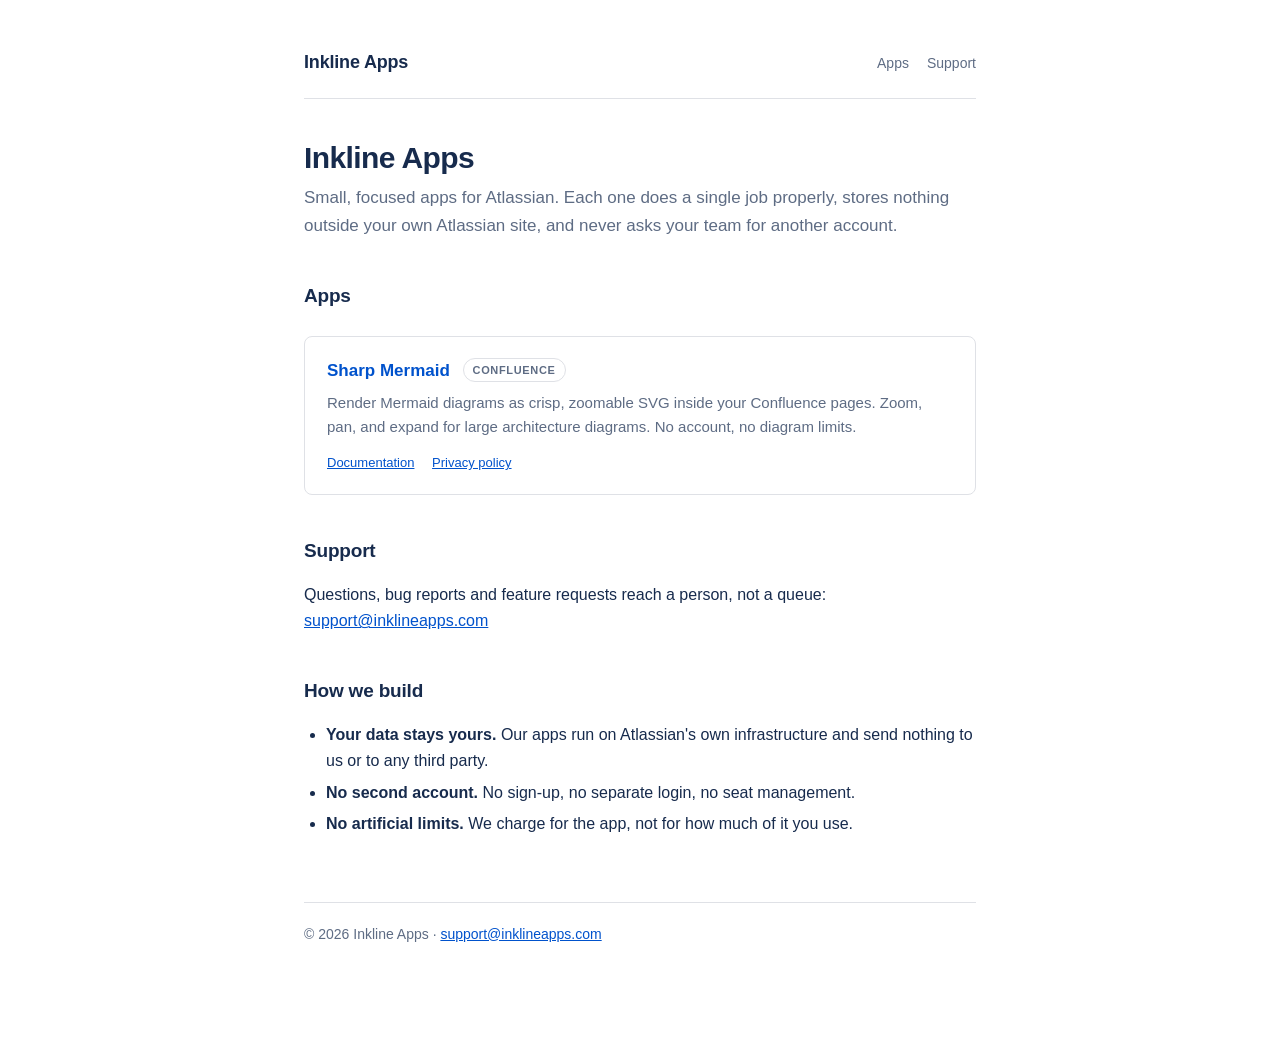
<file: index.html>
<!doctype html>
<html lang="en">
<head>
<meta charset="utf-8">
<meta name="viewport" content="width=device-width, initial-scale=1">
<title>Inkline Apps</title>
<meta name="description" content="Inkline Apps builds small, focused apps for Atlassian Confluence and Bitbucket.">
<link rel="stylesheet" href="/style.css">
</head>
<body>
<div class="wrap">
<header class="site">
  <a class="brand" href="/">Inkline Apps</a>
  <nav>
    <a href="#apps">Apps</a>
    <a href="#support">Support</a>
  </nav>
</header>

<h1>Inkline Apps</h1>
<p class="lede">
  Small, focused apps for Atlassian. Each one does a single job properly, stores nothing
  outside your own Atlassian site, and never asks your team for another account.
</p>

<h2 id="apps">Apps</h2>
<div class="apps">

  <div class="app-card">
    <h3><a href="/sharp-mermaid/">Sharp Mermaid</a> <span class="badge">Confluence</span></h3>
    <p>
      Render Mermaid diagrams as crisp, zoomable SVG inside your Confluence pages. Zoom, pan,
      and expand for large architecture diagrams. No account, no diagram limits.
    </p>
    <div class="meta">
      <a href="/sharp-mermaid/docs.html">Documentation</a>
      <a href="/sharp-mermaid/privacy.html">Privacy policy</a>
    </div>
  </div>

</div>

<h2 id="support">Support</h2>
<p>
  Questions, bug reports and feature requests reach a person, not a queue:
  <a href="mailto:support@inklineapps.com">support@inklineapps.com</a>
</p>

<h2>How we build</h2>
<ul>
  <li><strong>Your data stays yours.</strong> Our apps run on Atlassian's own infrastructure
      and send nothing to us or to any third party.</li>
  <li><strong>No second account.</strong> No sign-up, no separate login, no seat management.</li>
  <li><strong>No artificial limits.</strong> We charge for the app, not for how much of it
      you use.</li>
</ul>

<footer class="site">
  &copy; 2026 Inkline Apps &middot;
  <a href="mailto:support@inklineapps.com">support@inklineapps.com</a>
</footer>
</div>
</body>
</html>
</file>
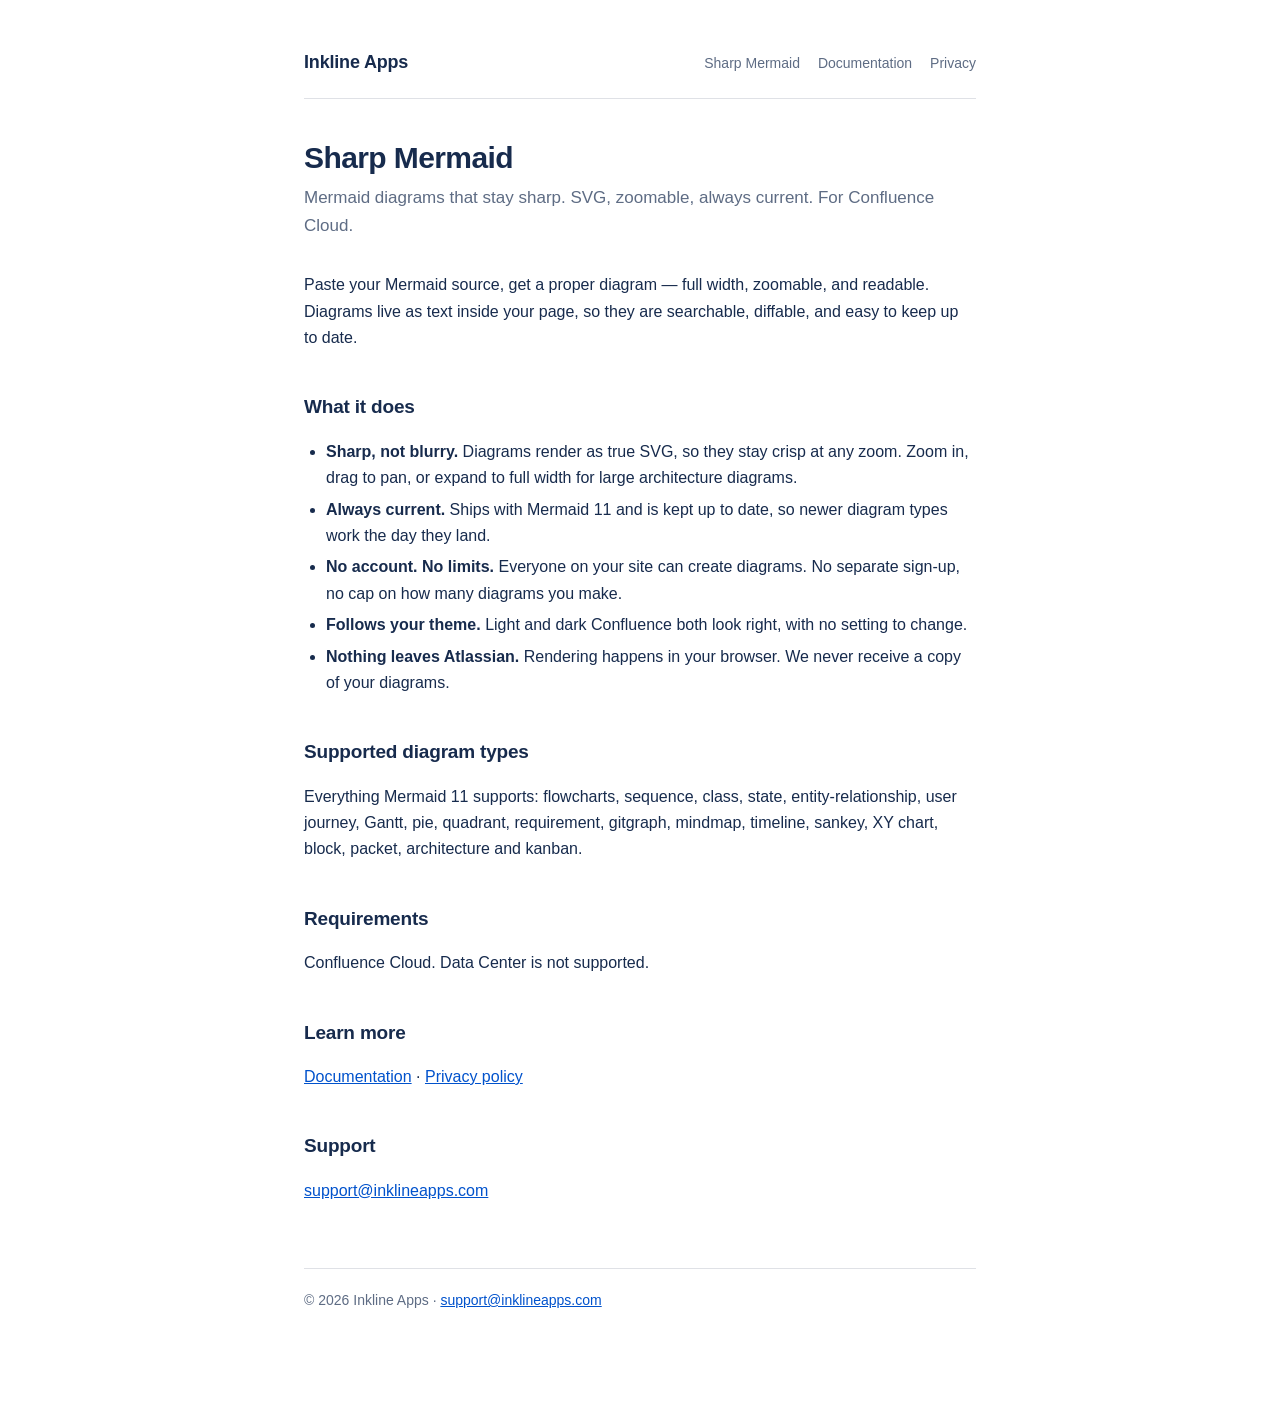
<file: sharp-mermaid/index.html>
<!doctype html>
<html lang="en">
<head>
<meta charset="utf-8">
<meta name="viewport" content="width=device-width, initial-scale=1">
<title>Sharp Mermaid — Inkline Apps</title>
<meta name="description" content="Render Mermaid diagrams as crisp, zoomable SVG inside Confluence pages.">
<link rel="stylesheet" href="/style.css">
</head>
<body>
<div class="wrap">
<header class="site">
  <a class="brand" href="/">Inkline Apps</a>
  <nav>
    <a href="/sharp-mermaid/">Sharp Mermaid</a>
    <a href="/sharp-mermaid/docs.html">Documentation</a>
    <a href="/sharp-mermaid/privacy.html">Privacy</a>
  </nav>
</header>

<h1>Sharp Mermaid</h1>
<p class="lede">
  Mermaid diagrams that stay sharp. SVG, zoomable, always current. For Confluence Cloud.
</p>

<p>
  Paste your Mermaid source, get a proper diagram — full width, zoomable, and readable.
  Diagrams live as text inside your page, so they are searchable, diffable, and easy to keep
  up to date.
</p>

<h2>What it does</h2>
<ul>
  <li><strong>Sharp, not blurry.</strong> Diagrams render as true SVG, so they stay crisp at
      any zoom. Zoom in, drag to pan, or expand to full width for large architecture
      diagrams.</li>
  <li><strong>Always current.</strong> Ships with Mermaid 11 and is kept up to date, so newer
      diagram types work the day they land.</li>
  <li><strong>No account. No limits.</strong> Everyone on your site can create diagrams. No
      separate sign-up, no cap on how many diagrams you make.</li>
  <li><strong>Follows your theme.</strong> Light and dark Confluence both look right, with no
      setting to change.</li>
  <li><strong>Nothing leaves Atlassian.</strong> Rendering happens in your browser. We never
      receive a copy of your diagrams.</li>
</ul>

<h2>Supported diagram types</h2>
<p>
  Everything Mermaid 11 supports: flowcharts, sequence, class, state, entity-relationship,
  user journey, Gantt, pie, quadrant, requirement, gitgraph, mindmap, timeline, sankey,
  XY chart, block, packet, architecture and kanban.
</p>

<h2>Requirements</h2>
<p>Confluence Cloud. Data Center is not supported.</p>

<h2>Learn more</h2>
<p>
  <a href="/sharp-mermaid/docs.html">Documentation</a> &middot;
  <a href="/sharp-mermaid/privacy.html">Privacy policy</a>
</p>

<h2>Support</h2>
<p><a href="mailto:support@inklineapps.com">support@inklineapps.com</a></p>

<footer class="site">
  &copy; 2026 Inkline Apps &middot;
  <a href="mailto:support@inklineapps.com">support@inklineapps.com</a>
</footer>
</div>
</body>
</html>
</file>
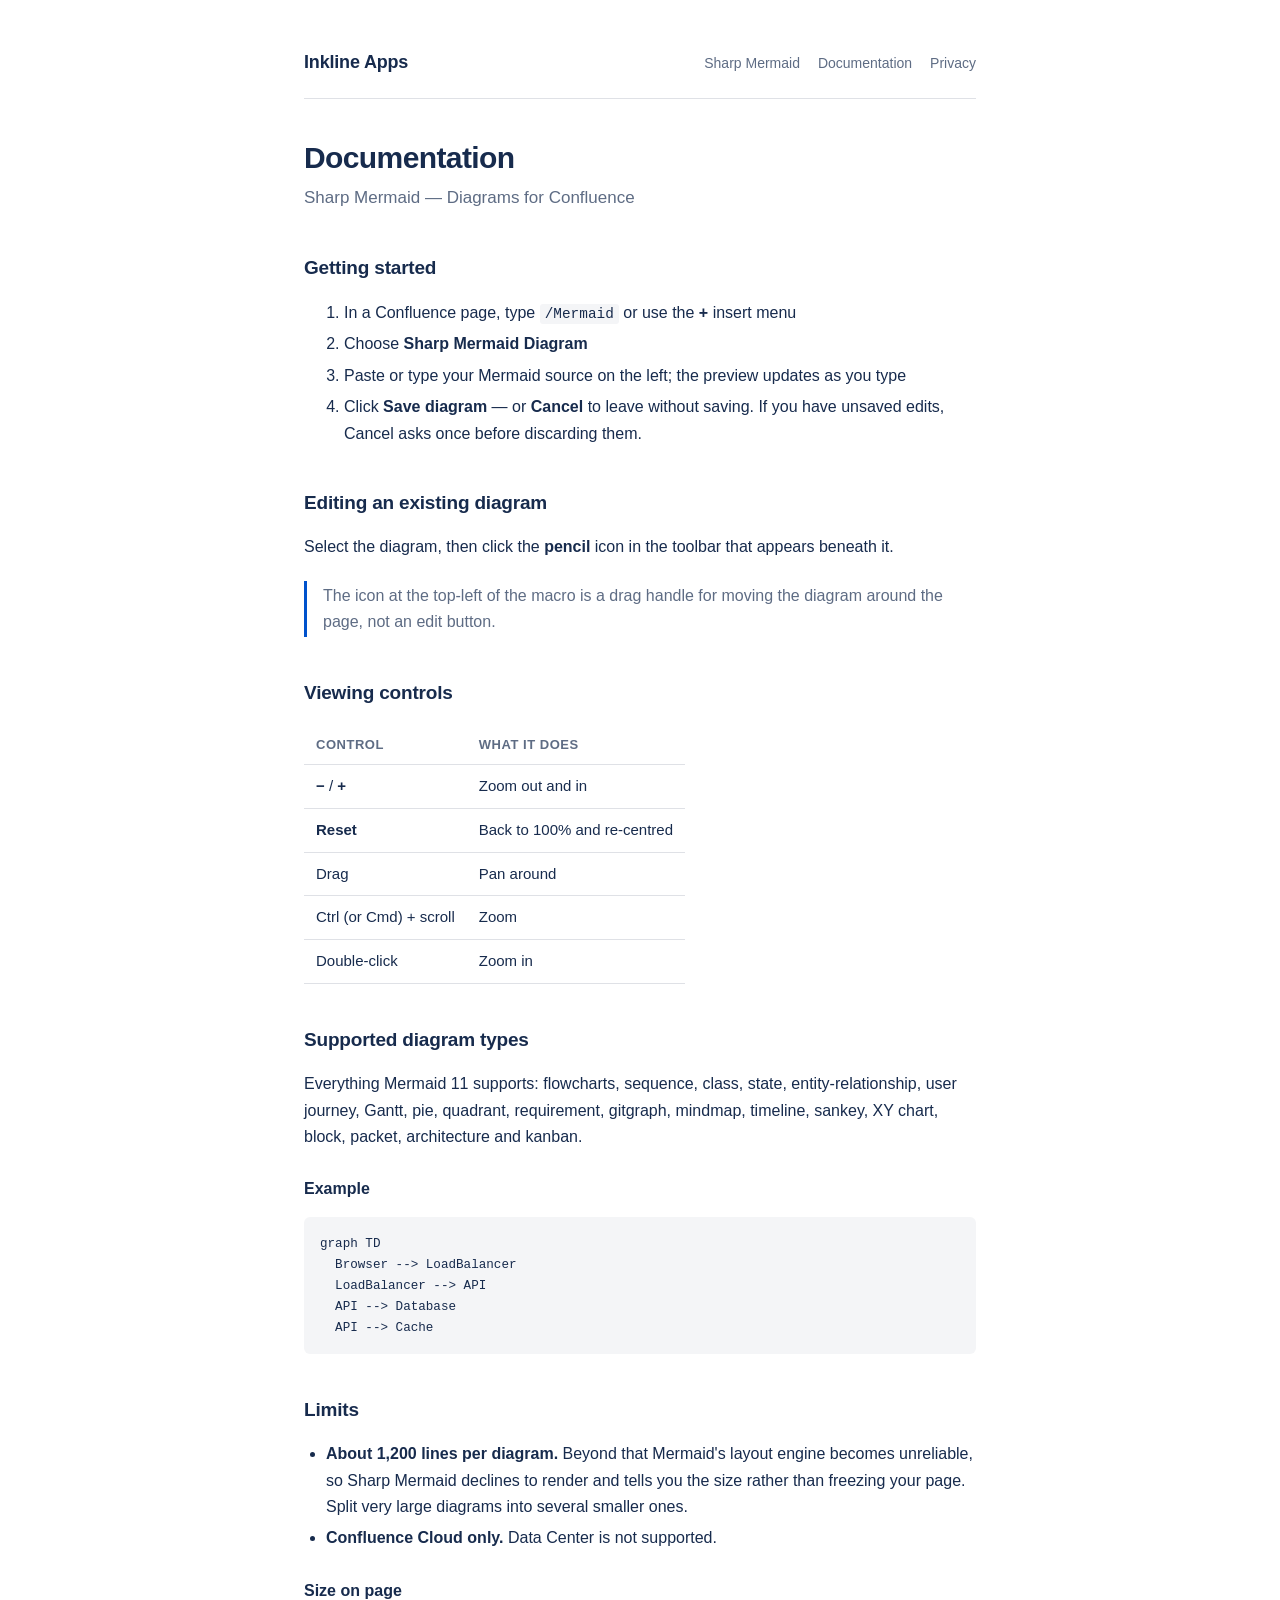
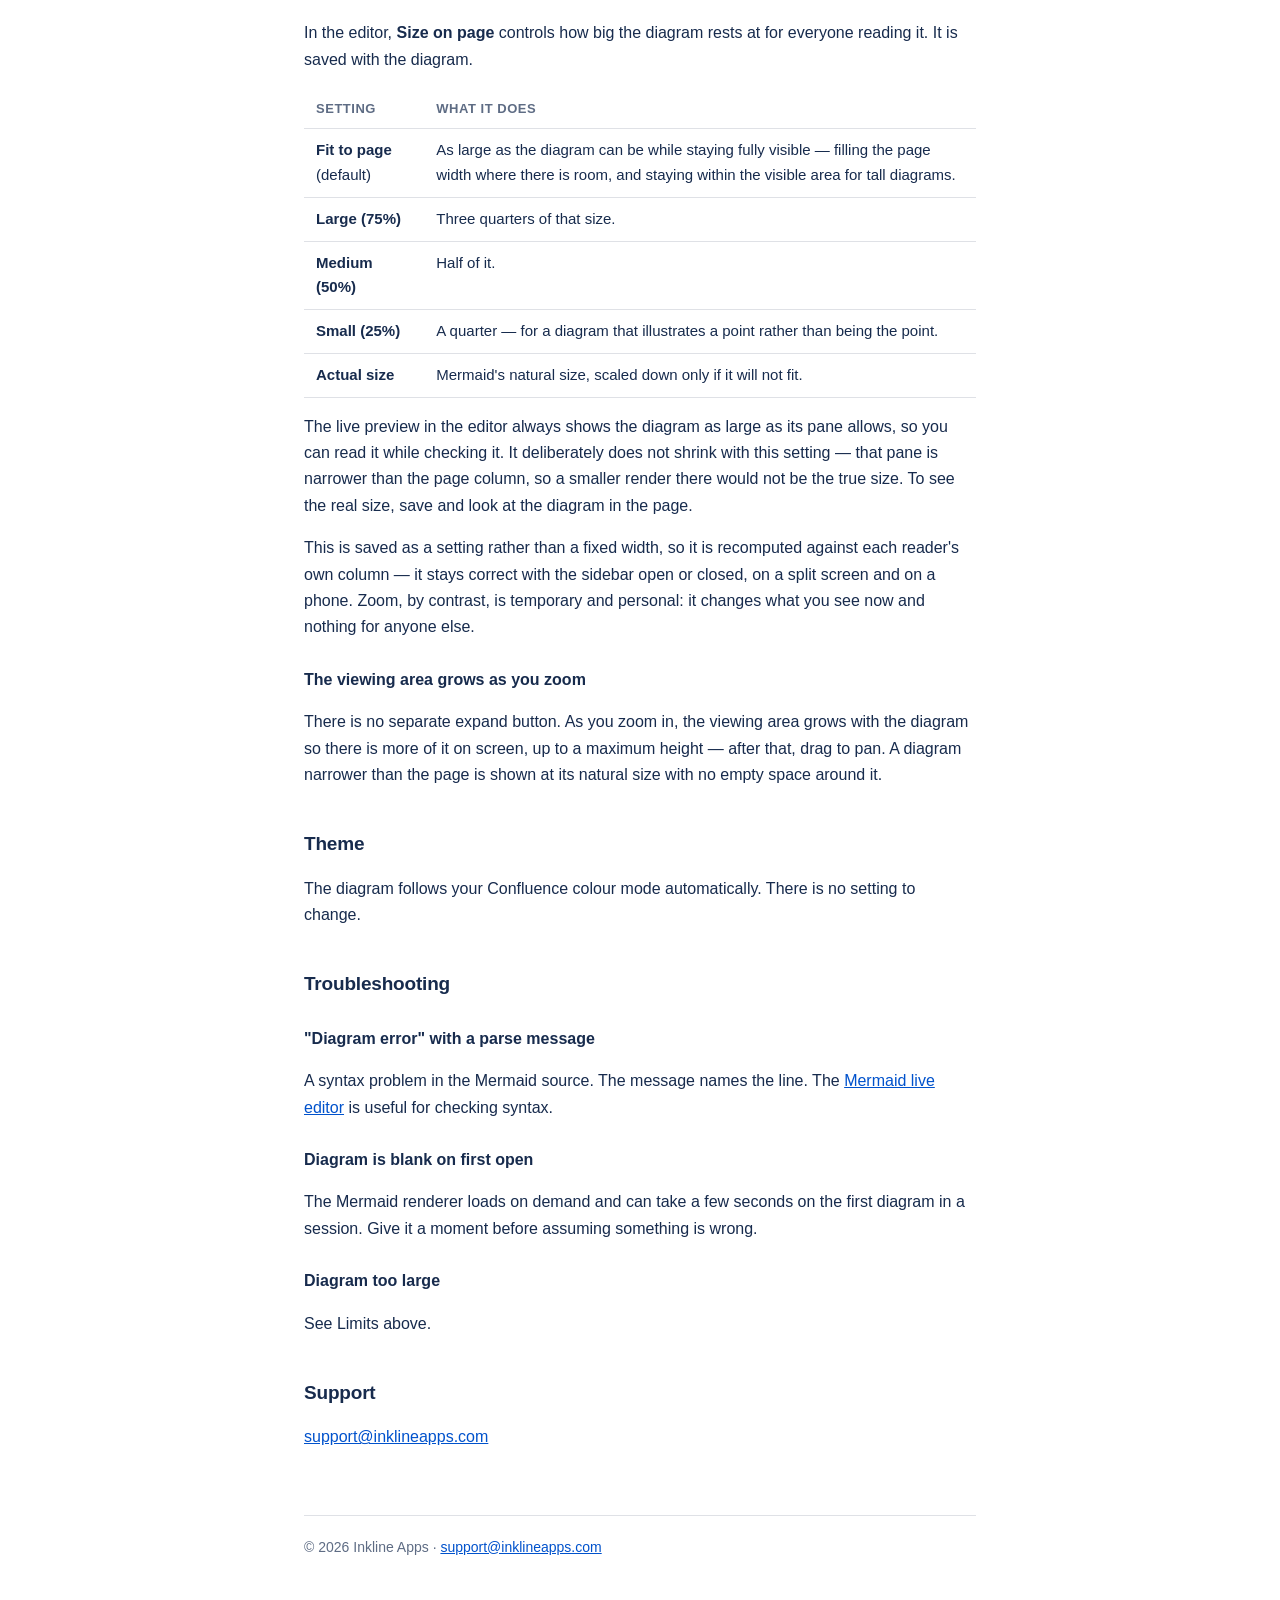
<file: docs.html>
<!doctype html>
<html lang="en">
<head>
<meta charset="utf-8">
<title>Moved — Inkline Apps</title>
<link rel="canonical" href="https://inklineapps.com/sharp-mermaid/docs.html">
<meta http-equiv="refresh" content="0; url=/sharp-mermaid/docs.html">
</head>
<body>
<p>This page has moved to <a href="/sharp-mermaid/docs.html">/sharp-mermaid/docs.html</a>.</p>
</body>
</html>
</file>
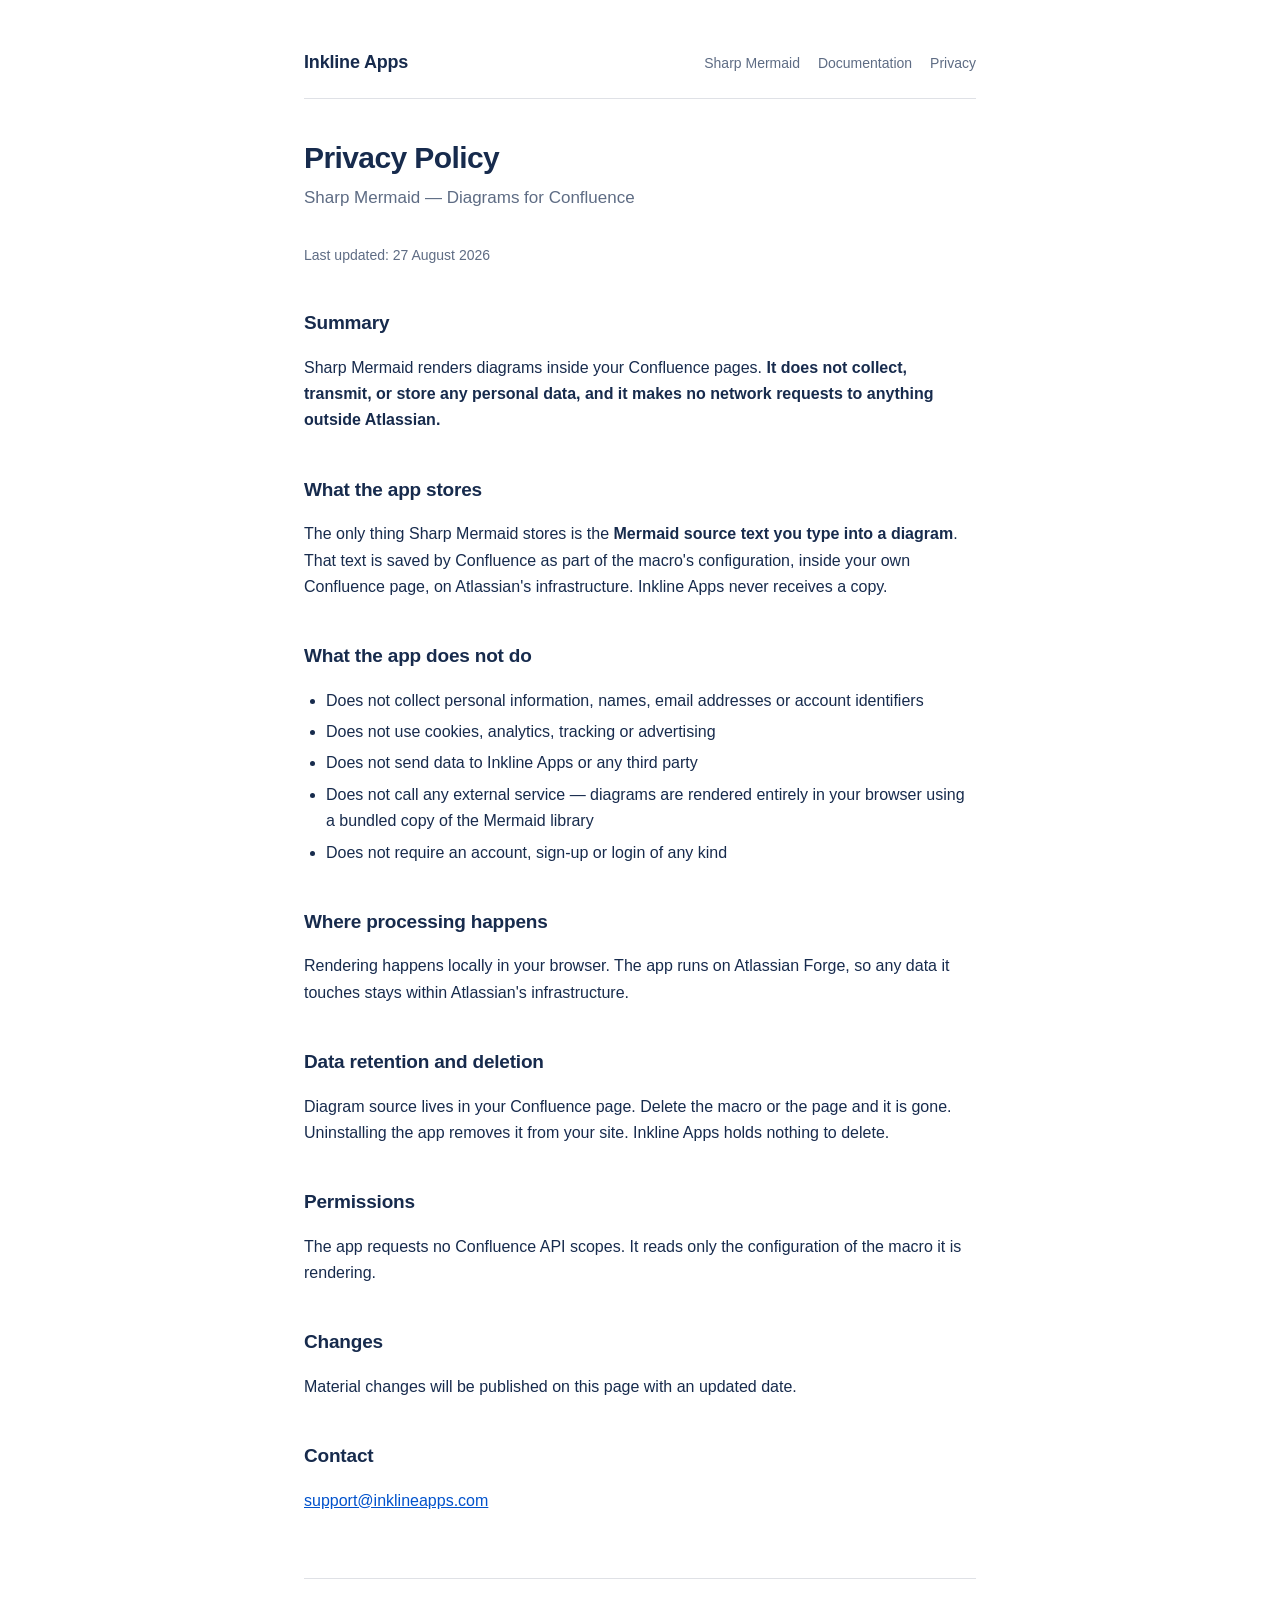
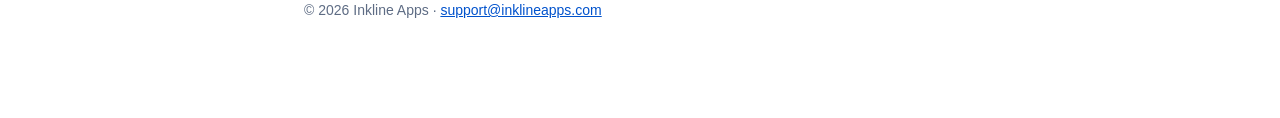
<file: privacy.html>
<!doctype html>
<html lang="en">
<head>
<meta charset="utf-8">
<title>Moved — Inkline Apps</title>
<link rel="canonical" href="https://inklineapps.com/sharp-mermaid/privacy.html">
<meta http-equiv="refresh" content="0; url=/sharp-mermaid/privacy.html">
</head>
<body>
<p>This page has moved to <a href="/sharp-mermaid/privacy.html">/sharp-mermaid/privacy.html</a>.</p>
</body>
</html>
</file>
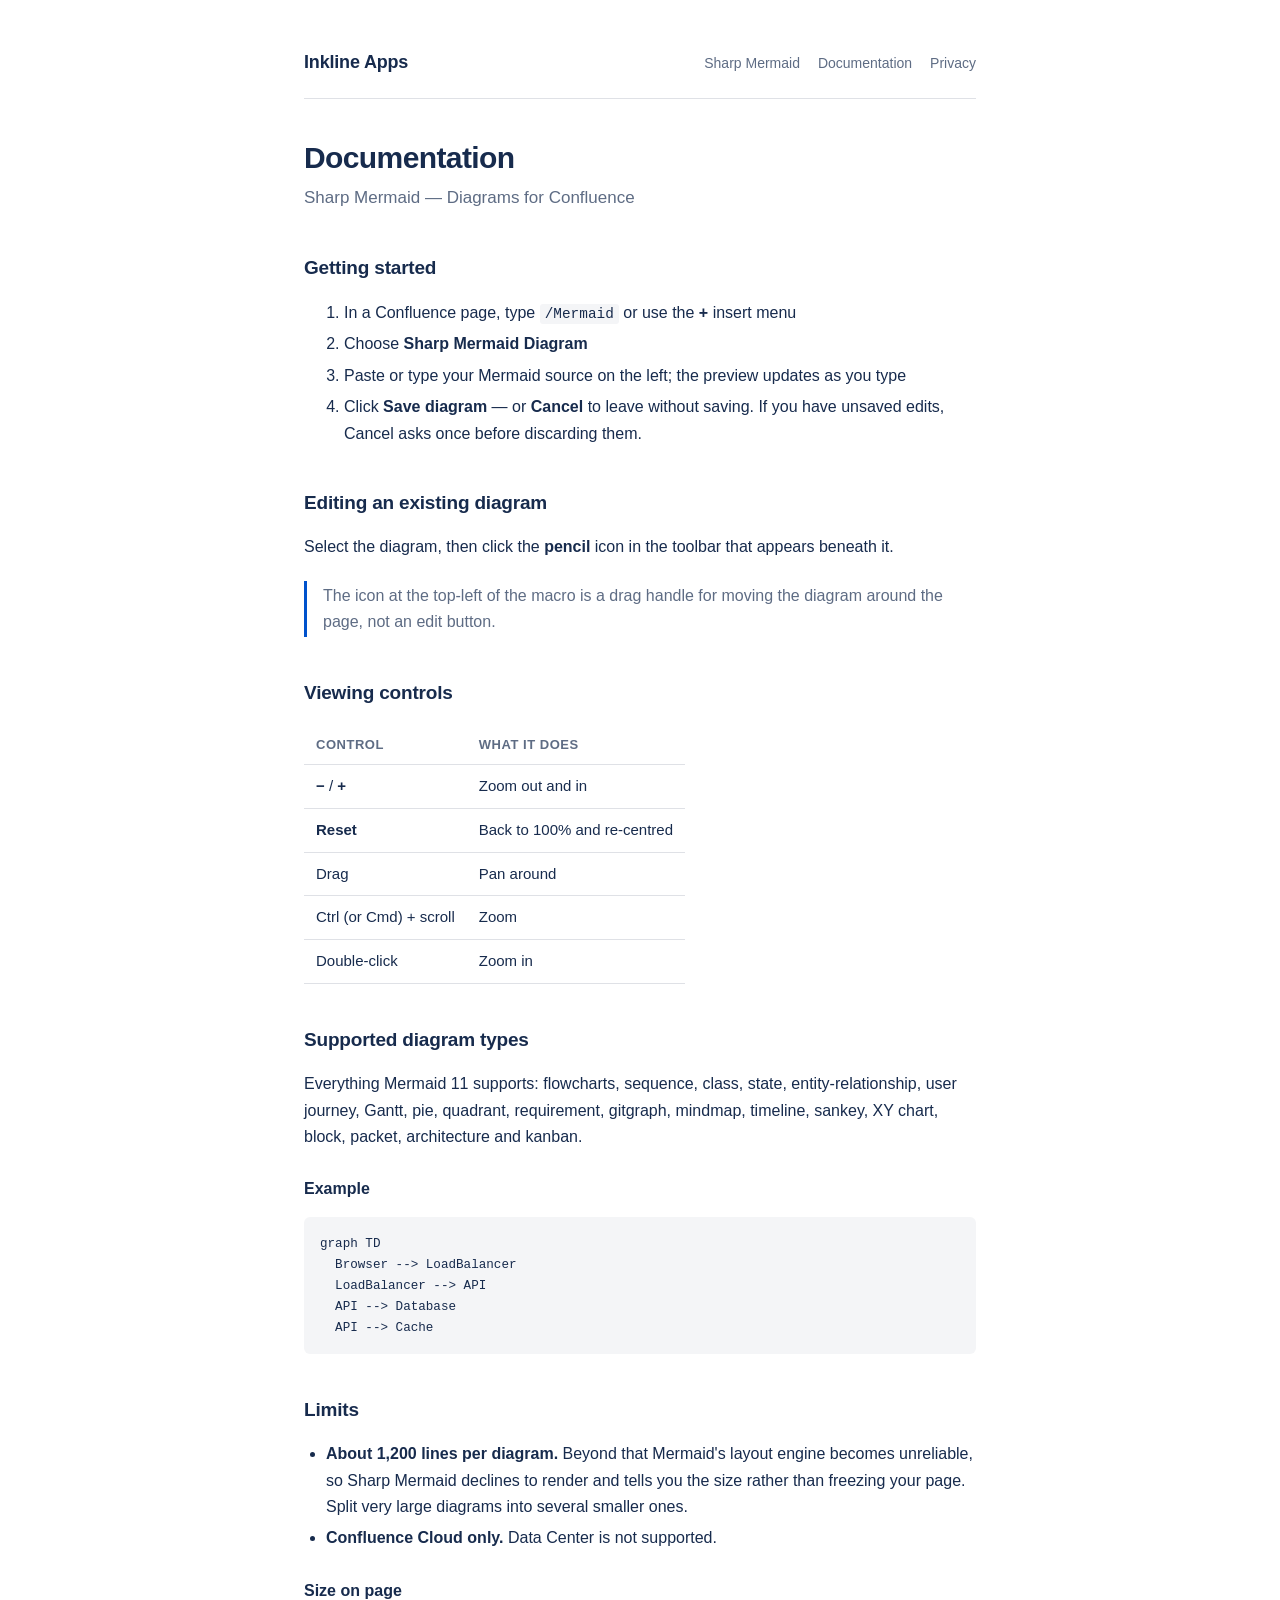
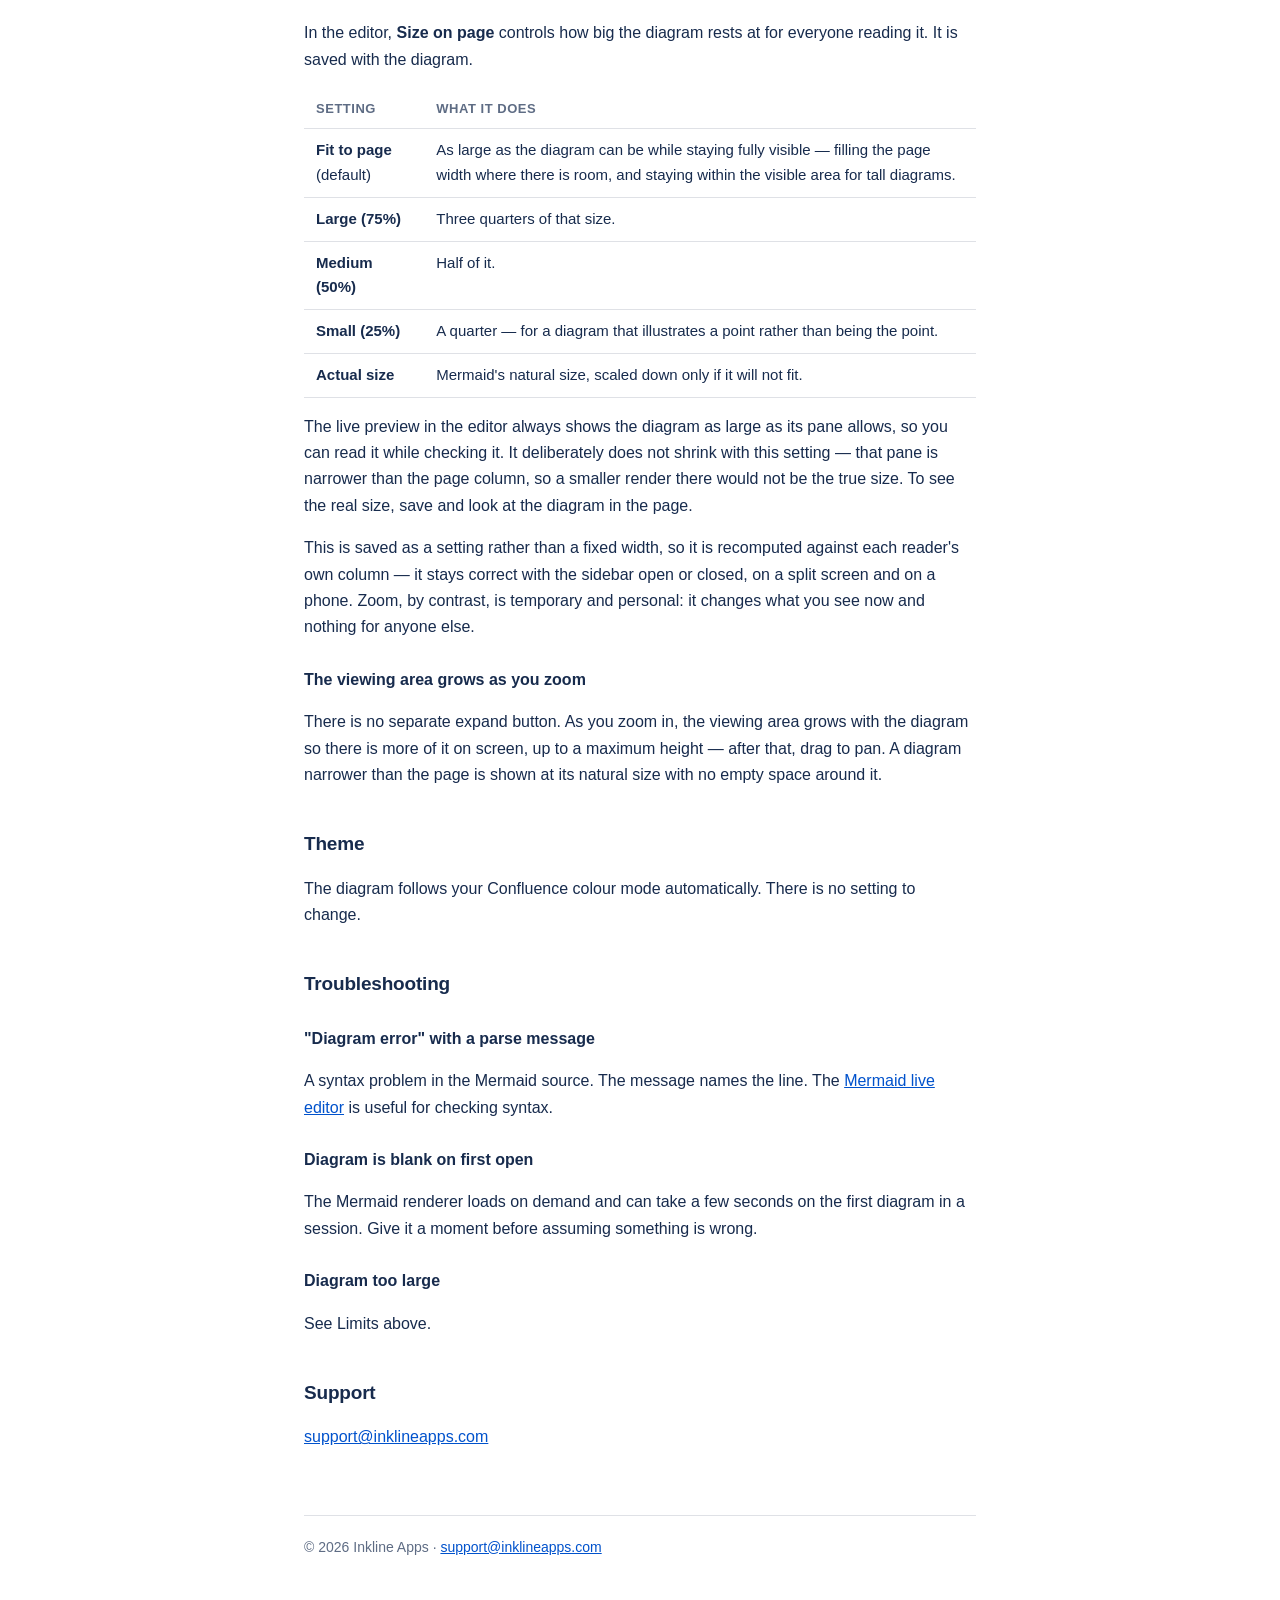
<file: sharp-mermaid/docs.html>
<!doctype html>
<html lang="en">
<head>
<meta charset="utf-8">
<meta name="viewport" content="width=device-width, initial-scale=1">
<title>Documentation — Sharp Mermaid — Inkline Apps</title>
<meta name="description" content="How to use Sharp Mermaid: insert and edit diagrams, viewing controls, supported diagram types, limits and troubleshooting.">
<link rel="stylesheet" href="/style.css">
</head>
<body>
<div class="wrap">
<header class="site">
  <a class="brand" href="/">Inkline Apps</a>
  <nav>
    <a href="/sharp-mermaid/">Sharp Mermaid</a>
    <a href="/sharp-mermaid/docs.html">Documentation</a>
    <a href="/sharp-mermaid/privacy.html">Privacy</a>
  </nav>
</header>

<h1>Documentation</h1>
<p class="lede">Sharp Mermaid — Diagrams for Confluence</p>

<h2>Getting started</h2>
<ol>
  <li>In a Confluence page, type <code>/Mermaid</code> or use the <strong>+</strong> insert menu</li>
  <li>Choose <strong>Sharp Mermaid Diagram</strong></li>
  <li>Paste or type your Mermaid source on the left; the preview updates as you type</li>
  <li>Click <strong>Save diagram</strong> — or <strong>Cancel</strong> to leave without
      saving. If you have unsaved edits, Cancel asks once before discarding them.</li>
</ol>

<h2>Editing an existing diagram</h2>
<p>
  Select the diagram, then click the <strong>pencil</strong> icon in the toolbar that appears
  beneath it.
</p>
<div class="callout">
  The icon at the top-left of the macro is a drag handle for moving the diagram around the
  page, not an edit button.
</div>

<h2>Viewing controls</h2>
<table>
  <thead><tr><th>Control</th><th>What it does</th></tr></thead>
  <tbody>
    <tr><td><strong>&minus;</strong> / <strong>+</strong></td><td>Zoom out and in</td></tr>
    <tr><td><strong>Reset</strong></td><td>Back to 100% and re-centred</td></tr>
    <tr><td>Drag</td><td>Pan around</td></tr>
    <tr><td>Ctrl (or Cmd) + scroll</td><td>Zoom</td></tr>
    <tr><td>Double-click</td><td>Zoom in</td></tr>
  </tbody>
</table>

<h2>Supported diagram types</h2>
<p>
  Everything Mermaid 11 supports: flowcharts, sequence, class, state, entity-relationship,
  user journey, Gantt, pie, quadrant, requirement, gitgraph, mindmap, timeline, sankey,
  XY chart, block, packet, architecture and kanban.
</p>

<h3>Example</h3>
<pre><code>graph TD
  Browser --&gt; LoadBalancer
  LoadBalancer --&gt; API
  API --&gt; Database
  API --&gt; Cache</code></pre>

<h2>Limits</h2>
<ul>
  <li><strong>About 1,200 lines per diagram.</strong> Beyond that Mermaid's layout engine
      becomes unreliable, so Sharp Mermaid declines to render and tells you the size rather
      than freezing your page. Split very large diagrams into several smaller ones.</li>
  <li><strong>Confluence Cloud only.</strong> Data Center is not supported.</li>
</ul>

<h3>Size on page</h3>
<p>
  In the editor, <strong>Size on page</strong> controls how big the diagram rests at for
  everyone reading it. It is saved with the diagram.
</p>
<table>
  <thead><tr><th>Setting</th><th>What it does</th></tr></thead>
  <tbody>
    <tr><td><strong>Fit to page</strong> (default)</td>
        <td>As large as the diagram can be while staying fully visible — filling the
            page width where there is room, and staying within the visible area for
            tall diagrams.</td></tr>
    <tr><td><strong>Large (75%)</strong></td><td>Three quarters of that size.</td></tr>
    <tr><td><strong>Medium (50%)</strong></td><td>Half of it.</td></tr>
    <tr><td><strong>Small (25%)</strong></td>
        <td>A quarter — for a diagram that illustrates a point rather than being the
            point.</td></tr>
    <tr><td><strong>Actual size</strong></td>
        <td>Mermaid's natural size, scaled down only if it will not fit.</td></tr>
  </tbody>
</table>
<p>
  The live preview in the editor always shows the diagram as large as its pane allows, so you
  can read it while checking it. It deliberately does not shrink with this setting — that pane
  is narrower than the page column, so a smaller render there would not be the true size. To
  see the real size, save and look at the diagram in the page.
</p>
<p>
  This is saved as a setting rather than a fixed width, so it is recomputed against each
  reader's own column — it stays correct with the sidebar open or closed, on a split screen
  and on a phone. Zoom, by contrast, is temporary and personal: it changes what you see now
  and nothing for anyone else.
</p>

<h3>The viewing area grows as you zoom</h3>
<p>
  There is no separate expand button. As you zoom in, the viewing area grows with the diagram
  so there is more of it on screen, up to a maximum height — after that, drag to pan. A
  diagram narrower than the page is shown at its natural size with no empty space around it.
</p>

<h2>Theme</h2>
<p>The diagram follows your Confluence colour mode automatically. There is no setting to change.</p>

<h2>Troubleshooting</h2>

<h3>"Diagram error" with a parse message</h3>
<p>
  A syntax problem in the Mermaid source. The message names the line. The
  <a href="https://mermaid.live" rel="noopener">Mermaid live editor</a> is useful for
  checking syntax.
</p>

<h3>Diagram is blank on first open</h3>
<p>
  The Mermaid renderer loads on demand and can take a few seconds on the first diagram in a
  session. Give it a moment before assuming something is wrong.
</p>

<h3>Diagram too large</h3>
<p>See Limits above.</p>

<h2>Support</h2>
<p><a href="mailto:support@inklineapps.com">support@inklineapps.com</a></p>

<footer class="site">
  &copy; 2026 Inkline Apps &middot;
  <a href="mailto:support@inklineapps.com">support@inklineapps.com</a>
</footer>
</div>
</body>
</html>
</file>
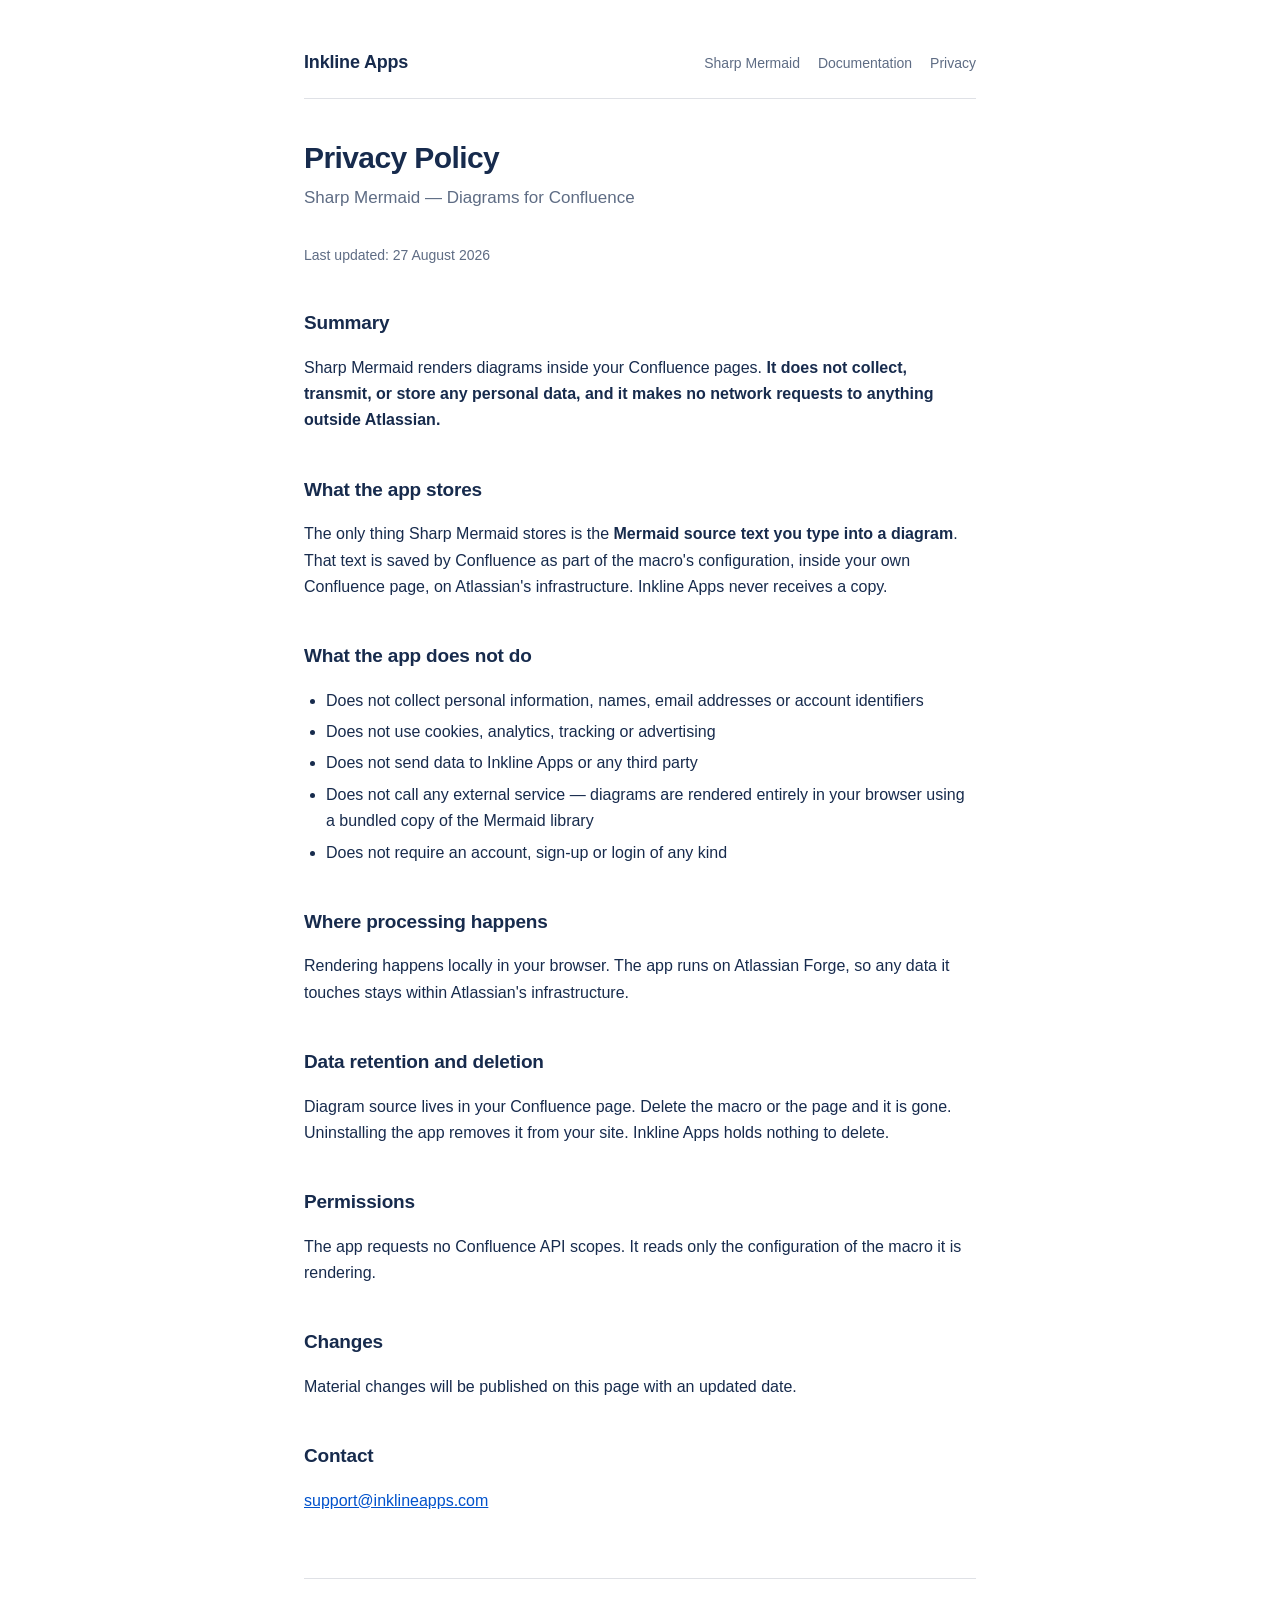
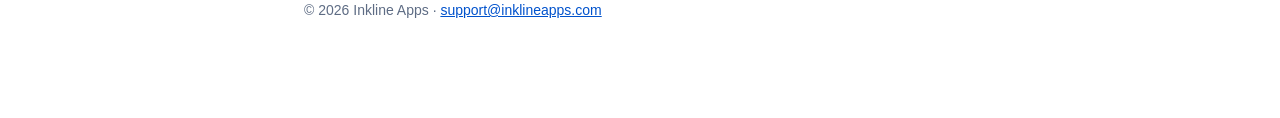
<file: sharp-mermaid/privacy.html>
<!doctype html>
<html lang="en">
<head>
<meta charset="utf-8">
<meta name="viewport" content="width=device-width, initial-scale=1">
<title>Privacy Policy — Sharp Mermaid — Inkline Apps</title>
<meta name="description" content="Privacy policy for Sharp Mermaid, a Confluence app by Inkline Apps.">
<link rel="stylesheet" href="/style.css">
</head>
<body>
<div class="wrap">
<header class="site">
  <a class="brand" href="/">Inkline Apps</a>
  <nav>
    <a href="/sharp-mermaid/">Sharp Mermaid</a>
    <a href="/sharp-mermaid/docs.html">Documentation</a>
    <a href="/sharp-mermaid/privacy.html">Privacy</a>
  </nav>
</header>

<h1>Privacy Policy</h1>
<p class="lede">Sharp Mermaid — Diagrams for Confluence</p>
<p class="updated">Last updated: 27 August 2026</p>

<h2>Summary</h2>
<p>
  Sharp Mermaid renders diagrams inside your Confluence pages. <strong>It does not collect,
  transmit, or store any personal data, and it makes no network requests to anything outside
  Atlassian.</strong>
</p>

<h2>What the app stores</h2>
<p>
  The only thing Sharp Mermaid stores is the <strong>Mermaid source text you type into a
  diagram</strong>. That text is saved by Confluence as part of the macro's configuration,
  inside your own Confluence page, on Atlassian's infrastructure. Inkline Apps never receives
  a copy.
</p>

<h2>What the app does not do</h2>
<ul>
  <li>Does not collect personal information, names, email addresses or account identifiers</li>
  <li>Does not use cookies, analytics, tracking or advertising</li>
  <li>Does not send data to Inkline Apps or any third party</li>
  <li>Does not call any external service — diagrams are rendered entirely in your browser
      using a bundled copy of the Mermaid library</li>
  <li>Does not require an account, sign-up or login of any kind</li>
</ul>

<h2>Where processing happens</h2>
<p>
  Rendering happens locally in your browser. The app runs on Atlassian Forge, so any data it
  touches stays within Atlassian's infrastructure.
</p>

<h2>Data retention and deletion</h2>
<p>
  Diagram source lives in your Confluence page. Delete the macro or the page and it is gone.
  Uninstalling the app removes it from your site. Inkline Apps holds nothing to delete.
</p>

<h2>Permissions</h2>
<p>
  The app requests no Confluence API scopes. It reads only the configuration of the macro it
  is rendering.
</p>

<h2>Changes</h2>
<p>Material changes will be published on this page with an updated date.</p>

<h2>Contact</h2>
<p><a href="mailto:support@inklineapps.com">support@inklineapps.com</a></p>

<footer class="site">
  &copy; 2026 Inkline Apps &middot;
  <a href="mailto:support@inklineapps.com">support@inklineapps.com</a>
</footer>
</div>
</body>
</html>
</file>
<file: style.css>
:root {
  --bg: #ffffff;
  --fg: #172b4d;
  --muted: #5e6c84;
  --rule: #dfe1e6;
  --accent: #0052cc;
  --code-bg: #f4f5f7;
}
@media (prefers-color-scheme: dark) {
  :root {
    --bg: #1d2125;
    --fg: #c7d1db;
    --muted: #8c9bab;
    --rule: #2c333a;
    --accent: #85b8ff;
    --code-bg: #22272b;
  }
}
* { box-sizing: border-box; }
body {
  margin: 0;
  background: var(--bg);
  color: var(--fg);
  font: 16px/1.65 -apple-system, BlinkMacSystemFont, "Segoe UI", Roboto, Helvetica, Arial, sans-serif;
  -webkit-font-smoothing: antialiased;
}
.wrap { max-width: 720px; margin: 0 auto; padding: 48px 24px 96px; }
header.site {
  border-bottom: 1px solid var(--rule);
  margin-bottom: 40px;
  padding-bottom: 20px;
  display: flex;
  align-items: baseline;
  gap: 20px;
  flex-wrap: wrap;
}
header.site a.brand {
  font-weight: 700;
  font-size: 18px;
  color: var(--fg);
  text-decoration: none;
  letter-spacing: -0.01em;
}
header.site nav { margin-left: auto; display: flex; gap: 18px; }
header.site nav a { color: var(--muted); text-decoration: none; font-size: 14px; }
header.site nav a:hover { color: var(--accent); }
h1 { font-size: 30px; line-height: 1.25; letter-spacing: -0.02em; margin: 0 0 8px; }
h2 { font-size: 19px; margin: 40px 0 10px; letter-spacing: -0.01em; }
h3 { font-size: 16px; margin: 26px 0 6px; }
p, li { color: var(--fg); }
.lede { color: var(--muted); font-size: 17px; margin: 0 0 32px; }
.updated { color: var(--muted); font-size: 14px; margin: 0 0 32px; }
a { color: var(--accent); }
ul { padding-left: 22px; }
li { margin: 5px 0; }
table { border-collapse: collapse; width: 100%; margin: 16px 0; font-size: 15px; display: block; overflow-x: auto; }
th, td { text-align: left; padding: 9px 12px; border-bottom: 1px solid var(--rule); vertical-align: top; }
th { color: var(--muted); font-weight: 600; font-size: 13px; text-transform: uppercase; letter-spacing: 0.04em; }
code { background: var(--code-bg); padding: 2px 5px; border-radius: 3px; font-size: 0.9em; font-family: ui-monospace, SFMono-Regular, Menlo, Consolas, monospace; }
pre { background: var(--code-bg); padding: 16px; border-radius: 6px; overflow-x: auto; font-size: 14px; line-height: 1.5; }
pre code { background: none; padding: 0; }
.callout { border-left: 3px solid var(--accent); padding: 2px 0 2px 16px; margin: 20px 0; color: var(--muted); }
footer.site { border-top: 1px solid var(--rule); margin-top: 64px; padding-top: 20px; color: var(--muted); font-size: 14px; }

/* --- app index cards (home page) --- */
.apps { display: grid; gap: 16px; margin: 24px 0 0; }
.app-card {
  border: 1px solid var(--rule);
  border-radius: 8px;
  padding: 20px 22px;
  transition: border-color .12s ease;
}
.app-card:hover { border-color: var(--accent); }
.app-card h3 { margin: 0 0 6px; font-size: 17px; }
.app-card h3 a { text-decoration: none; }
.app-card p { margin: 0 0 12px; color: var(--muted); font-size: 15px; }
.app-card .meta { font-size: 13px; color: var(--muted); }
.app-card .meta a { margin-right: 14px; }
.badge {
  display: inline-block;
  font-size: 11px;
  letter-spacing: .06em;
  text-transform: uppercase;
  border: 1px solid var(--rule);
  border-radius: 999px;
  padding: 2px 9px;
  color: var(--muted);
  margin-left: 8px;
  vertical-align: 2px;
}
</file>
